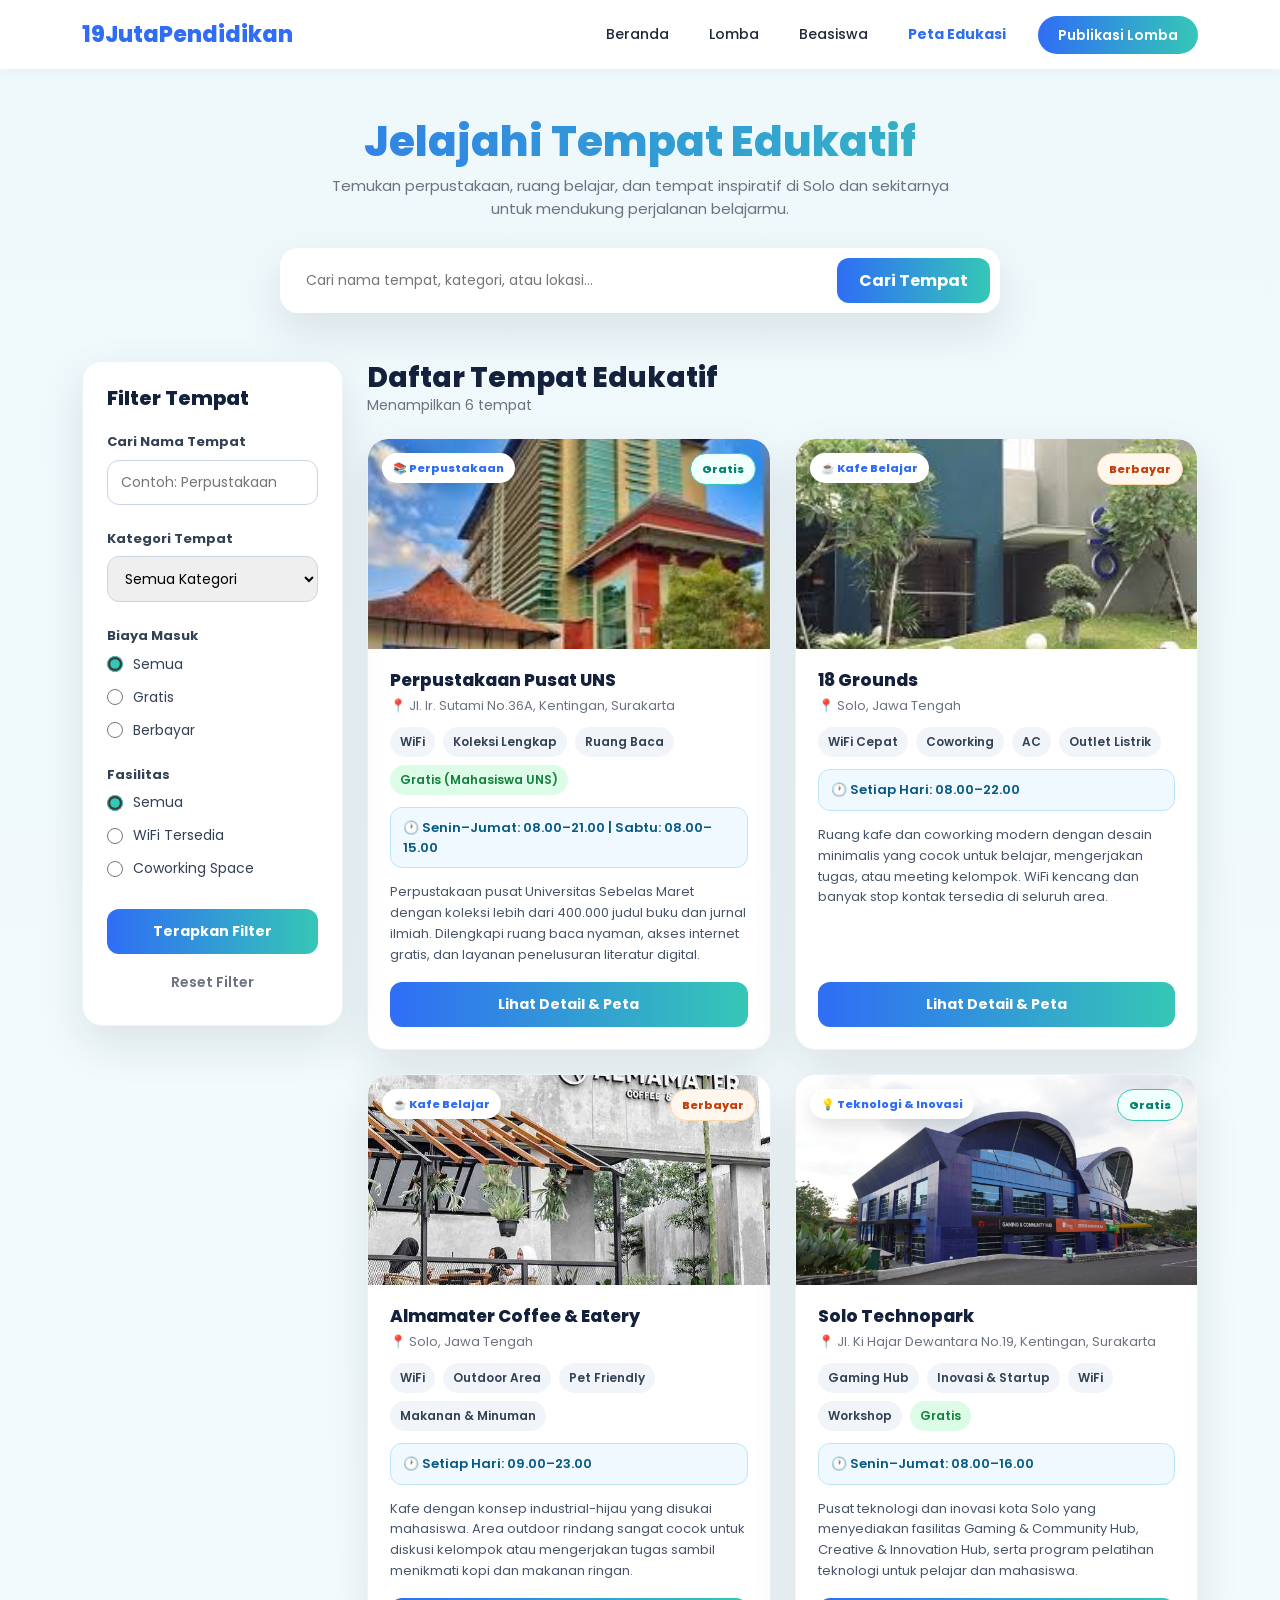
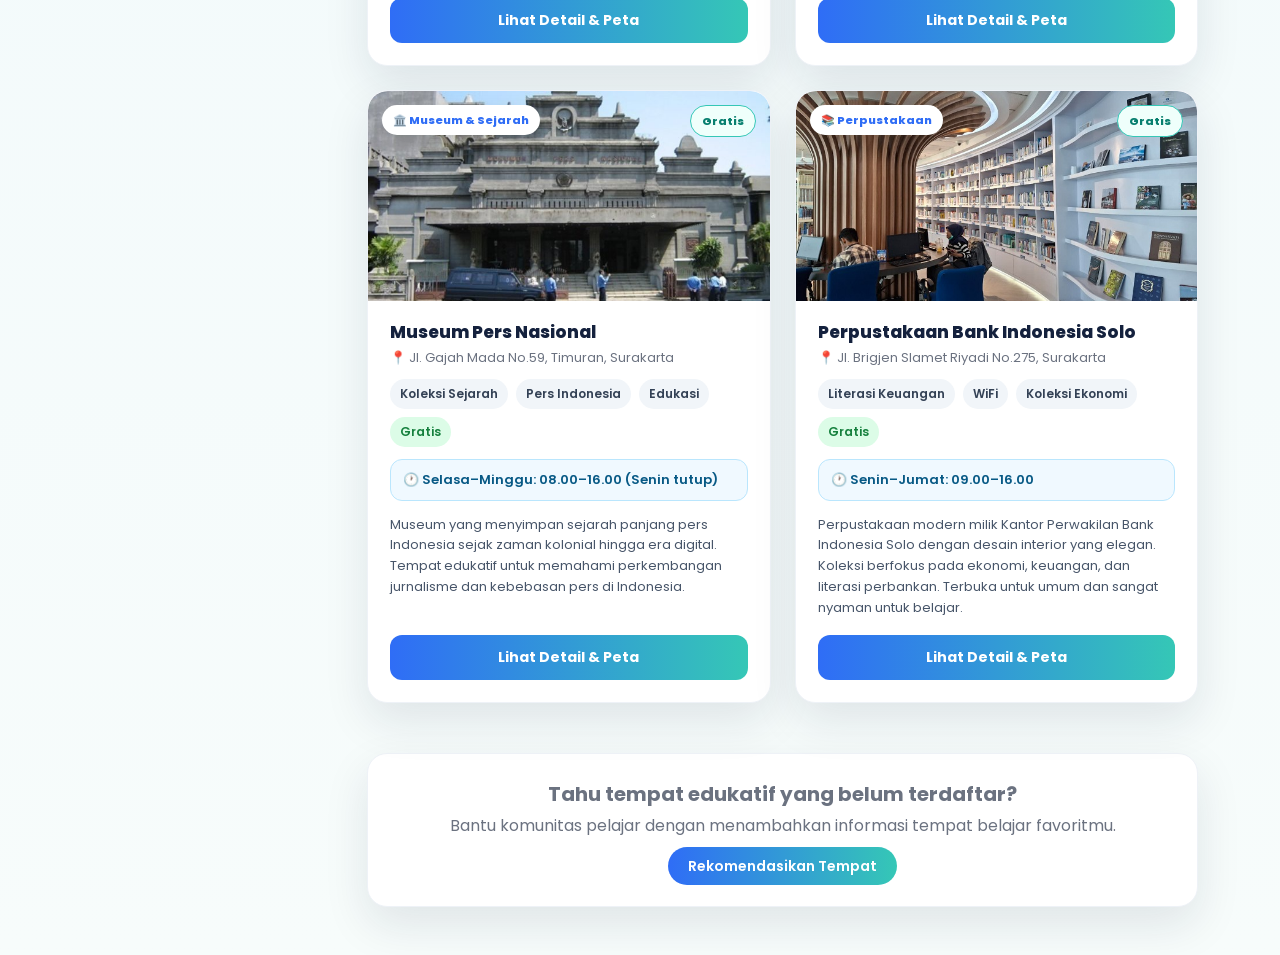
<file: halamanTempatEdukatif.html>
<!DOCTYPE html>
<html lang="id">
<head>
  <meta charset="UTF-8">
  <meta name="viewport" content="width=device-width, initial-scale=1.0">
  <title>Tempat Edukatif - 19JutaPendidikan</title>

  <link href="https://cdn.jsdelivr.net/npm/bootstrap@5.3.0/dist/css/bootstrap.min.css" rel="stylesheet">
  <link rel="stylesheet" href="tempatEdukatif.css">
</head>

<body>

  <!-- NAVBAR -->
  <nav class="navbar navbar-expand-lg py-3">
    <div class="container">
      <a class="logo-teks" href="#">19JutaPendidikan</a>

      <button class="navbar-toggler" type="button" data-bs-toggle="collapse" data-bs-target="#navbarNav">
        <span class="navbar-toggler-icon"></span>
      </button>

      <div class="collapse navbar-collapse justify-content-end" id="navbarNav">
        <ul class="navbar-nav align-items-center gap-lg-4">
          <li class="nav-item"><a class="nav-link" href="#">Beranda</a></li>
          <li class="nav-item"><a class="nav-link" href="#">Lomba</a></li>
          <li class="nav-item"><a class="nav-link" href="#">Beasiswa</a></li>
          <li class="nav-item"><a class="nav-link aktif" href="#">Peta Edukasi</a></li>
          <li class="nav-item"><a class="tombol-gradient" href="#">Publikasi Lomba</a></li>
        </ul>
      </div>
    </div>
  </nav>

  <!-- HERO & PENCARIAN -->
  <section class="py-5 text-center">
    <div class="container">
      <h1 class="judul-hero">Jelajahi Tempat Edukatif</h1>
      <p class="subjudul-hero">
        Temukan perpustakaan, ruang belajar, dan tempat inspiratif di Solo dan sekitarnya untuk mendukung perjalanan belajarmu.
      </p>

      <div class="kotak-pencarian">
        <input type="text" id="pencarianHero" placeholder="Cari nama tempat, kategori, atau lokasi...">
        <button onclick="filterTempat()">Cari Tempat</button>
      </div>
    </div>
  </section>

  <!-- KONTEN UTAMA -->
  <main class="container pb-5">
    <div class="row g-4">

      <!-- PANEL FILTER -->
      <div class="col-lg-3">
        <div class="kartu panel-filter">
          <h3 class="judul-filter">Filter Tempat</h3>

          <div class="mb-4">
            <label>Cari Nama Tempat</label>
            <input type="text" class="input-filter" id="pencarianSamping" placeholder="Contoh: Perpustakaan">
          </div>

          <div class="mb-4">
            <label>Kategori Tempat</label>
            <select class="select-filter" id="filterKategori">
              <option value="semua">Semua Kategori</option>
              <option value="perpustakaan">Perpustakaan</option>
              <option value="kafe-belajar">Kafe Belajar</option>
              <option value="teknologi">Teknologi & Inovasi</option>
              <option value="museum">Museum & Sejarah</option>
              <option value="ruang-kreatif">Ruang Kreatif</option>
            </select>
          </div>

          <div class="mb-4">
            <label>Biaya Masuk</label>
            <div class="pilihan-radio">
              <input type="radio" name="biaya" value="semua" checked>
              <span>Semua</span>
            </div>
            <div class="pilihan-radio">
              <input type="radio" name="biaya" value="gratis">
              <span>Gratis</span>
            </div>
            <div class="pilihan-radio">
              <input type="radio" name="biaya" value="berbayar">
              <span>Berbayar</span>
            </div>
          </div>

          <div class="mb-3">
            <label>Fasilitas</label>
            <div class="pilihan-radio">
              <input type="radio" name="fasilitas" value="semua" checked>
              <span>Semua</span>
            </div>
            <div class="pilihan-radio">
              <input type="radio" name="fasilitas" value="wifi">
              <span>WiFi Tersedia</span>
            </div>
            <div class="pilihan-radio">
              <input type="radio" name="fasilitas" value="coworking">
              <span>Coworking Space</span>
            </div>
          </div>

          <button class="tombol-filter" onclick="filterTempat()">Terapkan Filter</button>
          <button class="tombol-reset" onclick="resetFilter()">Reset Filter</button>
        </div>
      </div>

      <!-- GRID TEMPAT -->
      <div class="col-lg-9">
        <div class="judul-section">
          <div>
            <h2>Daftar Tempat Edukatif</h2>
            <p class="teks-jumlah mb-0" id="teksJumlah">Menampilkan 6 tempat</p>
          </div>
        </div>

        <div class="row g-4" id="gridTempat">

          <!-- KARTU 1: Perpustakaan Pusat UNS -->
          <div class="col-md-6 item-tempat"
            data-nama="perpustakaan pusat uns universitas sebelas maret surakarta"
            data-kategori="perpustakaan"
            data-biaya="gratis"
            data-fasilitas="wifi">
            <div class="kartu kartu-tempat">
              <div class="wrapper-gambar">
                <img src="perpusUNS.jpg" alt="Perpustakaan Pusat UNS" class="gambar-tempat">
                <span class="label-kategori">📚 Perpustakaan</span>
                <span class="label-status gratis">Gratis</span>
              </div>
              <div class="isi-kartu">
                <h4 class="nama-tempat">Perpustakaan Pusat UNS</h4>
                <p class="alamat-tempat">📍 Jl. Ir. Sutami No.36A, Kentingan, Surakarta</p>

                <div class="baris-tag">
                  <span class="tag">WiFi</span>
                  <span class="tag">Koleksi Lengkap</span>
                  <span class="tag">Ruang Baca</span>
                  <span class="tag gratis">Gratis (Mahasiswa UNS)</span>
                </div>

                <div class="kotak-jam">🕐 Senin–Jumat: 08.00–21.00 | Sabtu: 08.00–15.00</div>

                <p class="deskripsi-singkat">
                  Perpustakaan pusat Universitas Sebelas Maret dengan koleksi lebih dari 400.000 judul buku dan jurnal ilmiah. Dilengkapi ruang baca nyaman, akses internet gratis, dan layanan penelusuran literatur digital.
                </p>

                <a href="#" class="tombol-detail">Lihat Detail & Peta</a>
              </div>
            </div>
          </div>

          <!-- KARTU 2: 18 Grounds -->
          <div class="col-md-6 item-tempat"
            data-nama="18 grounds eighteengrounds solo coworking kafe belajar"
            data-kategori="kafe-belajar"
            data-biaya="berbayar"
            data-fasilitas="wifi coworking">
            <div class="kartu kartu-tempat">
              <div class="wrapper-gambar">
                <img src="18grounds.jpg" alt="18 Grounds" class="gambar-tempat">
                <span class="label-kategori">☕ Kafe Belajar</span>
                <span class="label-status berbayar">Berbayar</span>
              </div>
              <div class="isi-kartu">
                <h4 class="nama-tempat">18 Grounds</h4>
                <p class="alamat-tempat">📍 Solo, Jawa Tengah</p>

                <div class="baris-tag">
                  <span class="tag">WiFi Cepat</span>
                  <span class="tag">Coworking</span>
                  <span class="tag">AC</span>
                  <span class="tag">Outlet Listrik</span>
                </div>

                <div class="kotak-jam">🕐 Setiap Hari: 08.00–22.00</div>

                <p class="deskripsi-singkat">
                  Ruang kafe dan coworking modern dengan desain minimalis yang cocok untuk belajar, mengerjakan tugas, atau meeting kelompok. WiFi kencang dan banyak stop kontak tersedia di seluruh area.
                </p>

                <a href="#" class="tombol-detail">Lihat Detail & Peta</a>
              </div>
            </div>
          </div>

          <!-- KARTU 3: Almamater Coffee & Eatery -->
          <div class="col-md-6 item-tempat"
            data-nama="almamater coffee eatery kafe mahasiswa solo belajar"
            data-kategori="kafe-belajar"
            data-biaya="berbayar"
            data-fasilitas="wifi">
            <div class="kartu kartu-tempat">
              <div class="wrapper-gambar">
                <img src="almamatercafe.jpg" alt="Almamater Coffee & Eatery" class="gambar-tempat">
                <span class="label-kategori">☕ Kafe Belajar</span>
                <span class="label-status berbayar">Berbayar</span>
              </div>
              <div class="isi-kartu">
                <h4 class="nama-tempat">Almamater Coffee & Eatery</h4>
                <p class="alamat-tempat">📍 Solo, Jawa Tengah</p>

                <div class="baris-tag">
                  <span class="tag">WiFi</span>
                  <span class="tag">Outdoor Area</span>
                  <span class="tag">Pet Friendly</span>
                  <span class="tag">Makanan & Minuman</span>
                </div>

                <div class="kotak-jam">🕐 Setiap Hari: 09.00–23.00</div>

                <p class="deskripsi-singkat">
                  Kafe dengan konsep industrial-hijau yang disukai mahasiswa. Area outdoor rindang sangat cocok untuk diskusi kelompok atau mengerjakan tugas sambil menikmati kopi dan makanan ringan.
                </p>

                <a href="#" class="tombol-detail">Lihat Detail & Peta</a>
              </div>
            </div>
          </div>

          <!-- KARTU 4: Solo Technopark -->
          <div class="col-md-6 item-tempat"
            data-nama="solo technopark teknologi inovasi gaming community hub kreatif"
            data-kategori="teknologi"
            data-biaya="gratis"
            data-fasilitas="wifi coworking">
            <div class="kartu kartu-tempat">
              <div class="wrapper-gambar">
                <img src="technopark.webp" alt="Solo Technopark" class="gambar-tempat">
                <span class="label-kategori">💡 Teknologi & Inovasi</span>
                <span class="label-status gratis">Gratis</span>
              </div>
              <div class="isi-kartu">
                <h4 class="nama-tempat">Solo Technopark</h4>
                <p class="alamat-tempat">📍 Jl. Ki Hajar Dewantara No.19, Kentingan, Surakarta</p>

                <div class="baris-tag">
                  <span class="tag">Gaming Hub</span>
                  <span class="tag">Inovasi & Startup</span>
                  <span class="tag">WiFi</span>
                  <span class="tag">Workshop</span>
                  <span class="tag gratis">Gratis</span>
                </div>

                <div class="kotak-jam">🕐 Senin–Jumat: 08.00–16.00</div>

                <p class="deskripsi-singkat">
                  Pusat teknologi dan inovasi kota Solo yang menyediakan fasilitas Gaming & Community Hub, Creative & Innovation Hub, serta program pelatihan teknologi untuk pelajar dan mahasiswa.
                </p>

                <a href="#" class="tombol-detail">Lihat Detail & Peta</a>
              </div>
            </div>
          </div>

          <!-- KARTU 5: Museum Pers Nasional -->
          <div class="col-md-6 item-tempat"
            data-nama="museum pers nasional solo sejarah jurnalistik media"
            data-kategori="museum"
            data-biaya="gratis"
            data-fasilitas="wifi">
            <div class="kartu kartu-tempat">
              <div class="wrapper-gambar">
                <img src="museumPers.jpg" alt="Museum Pers Nasional" class="gambar-tempat">
                <span class="label-kategori">🏛️ Museum & Sejarah</span>
                <span class="label-status gratis">Gratis</span>
              </div>
              <div class="isi-kartu">
                <h4 class="nama-tempat">Museum Pers Nasional</h4>
                <p class="alamat-tempat">📍 Jl. Gajah Mada No.59, Timuran, Surakarta</p>

                <div class="baris-tag">
                  <span class="tag">Koleksi Sejarah</span>
                  <span class="tag">Pers Indonesia</span>
                  <span class="tag">Edukasi</span>
                  <span class="tag gratis">Gratis</span>
                </div>

                <div class="kotak-jam">🕐 Selasa–Minggu: 08.00–16.00 (Senin tutup)</div>

                <p class="deskripsi-singkat">
                  Museum yang menyimpan sejarah panjang pers Indonesia sejak zaman kolonial hingga era digital. Tempat edukatif untuk memahami perkembangan jurnalisme dan kebebasan pers di Indonesia.
                </p>

                <a href="#" class="tombol-detail">Lihat Detail & Peta</a>
              </div>
            </div>
          </div>

          <!-- KARTU 6: Perpustakaan Bank Indonesia Solo -->
          <div class="col-md-6 item-tempat"
            data-nama="perpustakaan bank indonesia solo bi literasi keuangan ekonomi"
            data-kategori="perpustakaan"
            data-biaya="gratis"
            data-fasilitas="wifi">
            <div class="kartu kartu-tempat">
              <div class="wrapper-gambar">
                <img src="perpustakaanBI.jpeg" alt="Perpustakaan Bank Indonesia Solo" class="gambar-tempat">
                <span class="label-kategori">📚 Perpustakaan</span>
                <span class="label-status gratis">Gratis</span>
              </div>
              <div class="isi-kartu">
                <h4 class="nama-tempat">Perpustakaan Bank Indonesia Solo</h4>
                <p class="alamat-tempat">📍 Jl. Brigjen Slamet Riyadi No.275, Surakarta</p>

                <div class="baris-tag">
                  <span class="tag">Literasi Keuangan</span>
                  <span class="tag">WiFi</span>
                  <span class="tag">Koleksi Ekonomi</span>
                  <span class="tag gratis">Gratis</span>
                </div>

                <div class="kotak-jam">🕐 Senin–Jumat: 09.00–16.00</div>

                <p class="deskripsi-singkat">
                  Perpustakaan modern milik Kantor Perwakilan Bank Indonesia Solo dengan desain interior yang elegan. Koleksi berfokus pada ekonomi, keuangan, dan literasi perbankan. Terbuka untuk umum dan sangat nyaman untuk belajar.
                </p>

                <a href="#" class="tombol-detail">Lihat Detail & Peta</a>
              </div>
            </div>
          </div>

        </div>

        <!-- EMPTY STATE -->
        <div class="kondisi-kosong" id="kondisiKosong">
          <div class="ikon-kosong">🔍</div>
          <h5>Tempat tidak ditemukan</h5>
          <p>Coba ubah kata kunci atau filter yang kamu gunakan.</p>
        </div>

        <!-- FOOTER CTA -->
        <div class="kartu kotak-footer">
          <h5 class="fw-bold mb-2">Tahu tempat edukatif yang belum terdaftar?</h5>
          <p class="mb-3">Bantu komunitas pelajar dengan menambahkan informasi tempat belajar favoritmu.</p>
          <a href="#" class="tombol-gradient">Rekomendasikan Tempat</a>
        </div>

      </div>
    </div>
  </main>

  <script>
    function filterTempat() {
      const cariHero    = document.getElementById('pencarianHero').value.toLowerCase();
      const cariSamping = document.getElementById('pencarianSamping').value.toLowerCase();
      const kategori    = document.getElementById('filterKategori').value;
      const biaya       = document.querySelector('input[name="biaya"]:checked').value;
      const fasilitas   = document.querySelector('input[name="fasilitas"]:checked').value;

      const items = document.querySelectorAll('.item-tempat');
      const kataCari = cariHero || cariSamping;
      let jumlahTampil = 0;

      items.forEach(item => {
        const nama         = item.dataset.nama.toLowerCase();
        const itemKategori = item.dataset.kategori;
        const itemBiaya    = item.dataset.biaya;
        const itemFasilitas = item.dataset.fasilitas;

        const cocokteks      = kataCari === '' || nama.includes(kataCari);
        const cocokKategori  = kategori === 'semua' || itemKategori === kategori;
        const cocokBiaya     = biaya === 'semua' || itemBiaya === biaya;
        const cocokFasilitas = fasilitas === 'semua' || itemFasilitas.includes(fasilitas);

        if (cocokteks && cocokKategori && cocokBiaya && cocokFasilitas) {
          item.style.display = 'block';
          jumlahTampil++;
        } else {
          item.style.display = 'none';
        }
      });

      document.getElementById('teksJumlah').textContent =
        `Menampilkan ${jumlahTampil} tempat`;

      document.getElementById('kondisiKosong').style.display =
        jumlahTampil === 0 ? 'block' : 'none';
    }

    function resetFilter() {
      document.getElementById('pencarianHero').value = '';
      document.getElementById('pencarianSamping').value = '';
      document.getElementById('filterKategori').value = 'semua';
      document.querySelector('input[name="biaya"][value="semua"]').checked = true;
      document.querySelector('input[name="fasilitas"][value="semua"]').checked = true;
      filterTempat();
    }

    // Sinkronisasi dua input pencarian
    document.getElementById('pencarianHero').addEventListener('input', () => {
      document.getElementById('pencarianSamping').value = '';
    });
    document.getElementById('pencarianSamping').addEventListener('input', () => {
      document.getElementById('pencarianHero').value = '';
    });
  </script>

  <script src="https://cdn.jsdelivr.net/npm/bootstrap@5.3.0/dist/js/bootstrap.bundle.min.js"></script>
</body>
</html>
</file>
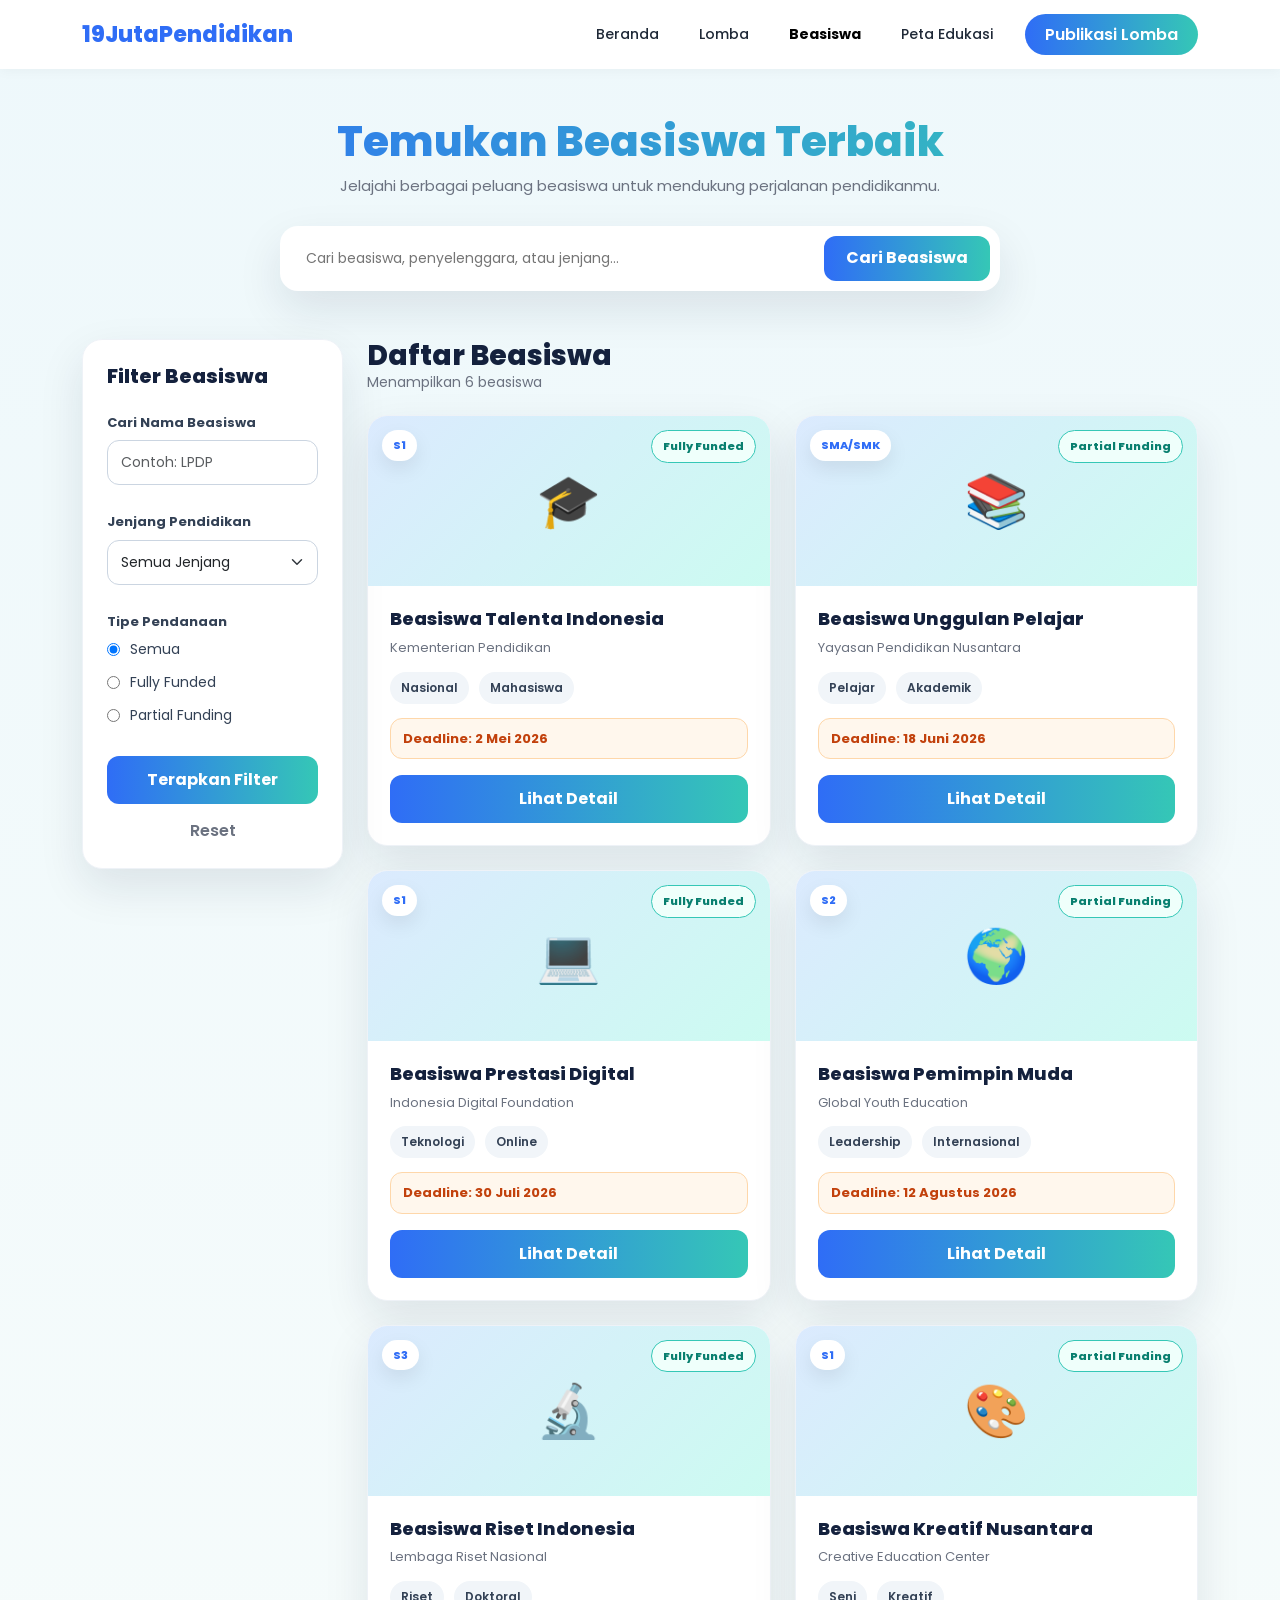
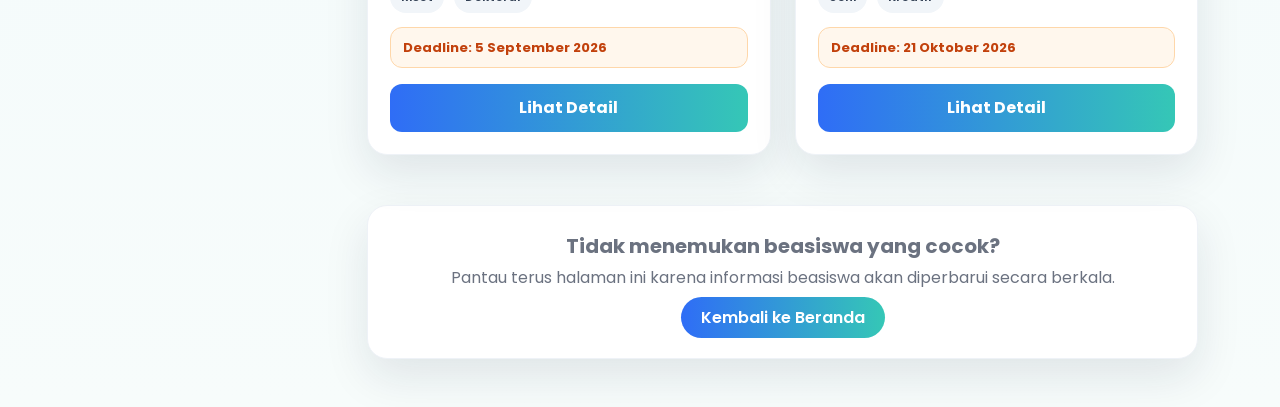
<file: code/halamanBeasiswa.html>
<!DOCTYPE html>
<html lang="id">
<head>
  <meta charset="UTF-8">
  <meta name="viewport" content="width=device-width, initial-scale=1.0">
  <title>Halaman Beasiswa - 19JutaPendidikan</title>

  <link href="https://cdn.jsdelivr.net/npm/bootstrap@5.3.0/dist/css/bootstrap.min.css" rel="stylesheet">

  <style>
    @import url('https://fonts.googleapis.com/css2?family=Poppins:wght@400;500;600;700;800&display=swap');

    :root {
      --blue: #2f6df6;
      --teal: #35c7b6;
      --dark: #14213d;
      --muted: #6b7280;
      --soft-bg: #eef8fb;
      --card: #ffffff;
      --border: #dbe5ea;
      --shadow: 0 18px 45px rgba(20, 33, 61, 0.10);
    }

    * {
      font-family: 'Poppins', sans-serif;
      box-sizing: border-box;
    }

    body {
      background: linear-gradient(180deg, #eef8fb 0%, #f7fcfb 100%);
      color: var(--dark);
      min-height: 100vh;
    }

    .navbar {
      background: #fff;
      box-shadow: 0 2px 12px rgba(0,0,0,0.04);
    }

    .logo-text {
      font-weight: 800;
      color: var(--blue);
      text-decoration: none;
      font-size: 22px;
    }

    .nav-link {
      font-size: 14px;
      color: #1f2937;
      font-weight: 500;
    }

    .nav-link.active {
      color: var(--blue);
      font-weight: 700;
    }

    .btn-gradient {
      background: linear-gradient(90deg, var(--blue), var(--teal));
      color: white;
      border: none;
      border-radius: 999px;
      font-weight: 600;
      padding: 9px 20px;
      text-decoration: none;
    }

    .hero-title {
      font-weight: 800;
      font-size: 42px;
      background: linear-gradient(90deg, var(--blue), var(--teal));
      -webkit-background-clip: text;
      -webkit-text-fill-color: transparent;
    }

    .hero-subtitle {
      color: var(--muted);
      max-width: 650px;
      margin: auto;
      font-size: 15px;
    }

    .search-hero {
      max-width: 720px;
      margin: 28px auto 0;
      background: white;
      padding: 10px;
      border-radius: 18px;
      box-shadow: var(--shadow);
      display: flex;
      gap: 10px;
    }

    .search-hero input {
      border: none;
      flex: 1;
      padding: 12px 16px;
      outline: none;
      font-size: 14px;
    }

    .search-hero button {
      border: none;
      border-radius: 12px;
      background: linear-gradient(90deg, var(--blue), var(--teal));
      color: white;
      font-weight: 700;
      padding: 0 22px;
    }

    .card-custom {
      background: var(--card);
      border-radius: 20px;
      box-shadow: var(--shadow);
      border: 1px solid #eef2f7;
    }

    .filter-card {
      padding: 24px;
      position: sticky;
      top: 95px;
    }

    .filter-title {
      font-weight: 800;
      font-size: 20px;
      margin-bottom: 22px;
    }

    label {
      font-size: 13px;
      font-weight: 700;
      color: #334155;
      margin-bottom: 8px;
    }

    .form-control,
    .form-select {
      border-radius: 12px;
      padding: 11px 13px;
      font-size: 14px;
      border-color: #cbd5e1;
    }

    .form-control:focus,
    .form-select:focus {
      border-color: var(--teal);
      box-shadow: 0 0 0 4px rgba(53, 199, 182, 0.15);
    }

    .radio-item {
      display: flex;
      align-items: center;
      gap: 10px;
      margin-bottom: 12px;
      font-size: 14px;
      color: #334155;
    }

    .filter-btn {
      width: 100%;
      border: none;
      border-radius: 12px;
      padding: 12px;
      background: linear-gradient(90deg, var(--blue), var(--teal));
      color: white;
      font-weight: 700;
      margin-top: 14px;
    }

    .reset-btn {
      border: none;
      background: transparent;
      color: var(--muted);
      font-weight: 600;
      margin-top: 14px;
      width: 100%;
    }

    .section-heading {
      display: flex;
      justify-content: space-between;
      align-items: center;
      margin-bottom: 22px;
      gap: 16px;
      flex-wrap: wrap;
    }

    .section-heading h2 {
      font-size: 28px;
      font-weight: 800;
      margin: 0;
    }

    .result-count {
      color: var(--muted);
      font-size: 14px;
    }

    .scholarship-card {
      overflow: hidden;
      transition: 0.25s ease;
      height: 100%;
    }

    .scholarship-card:hover {
      transform: translateY(-6px);
      box-shadow: 0 22px 48px rgba(20, 33, 61, 0.15);
    }

    .scholarship-img {
      height: 170px;
      background: linear-gradient(135deg, #dbeafe, #ccfbf1);
      display: flex;
      align-items: center;
      justify-content: center;
      font-size: 52px;
      position: relative;
    }

    .badge-level {
      position: absolute;
      top: 14px;
      left: 14px;
      background: white;
      color: var(--blue);
      font-weight: 800;
      font-size: 11px;
      padding: 7px 11px;
      border-radius: 999px;
      box-shadow: 0 8px 20px rgba(0,0,0,0.08);
    }

    .badge-funding {
      position: absolute;
      top: 14px;
      right: 14px;
      background: #effffb;
      color: #087f6f;
      border: 1px solid var(--teal);
      font-weight: 800;
      font-size: 11px;
      padding: 7px 11px;
      border-radius: 999px;
    }

    .scholarship-body {
      padding: 22px;
    }

    .scholarship-title {
      font-weight: 800;
      font-size: 18px;
      margin-bottom: 8px;
    }

    .organizer {
      color: var(--muted);
      font-size: 13px;
      margin-bottom: 14px;
    }

    .meta-row {
      display: flex;
      gap: 10px;
      flex-wrap: wrap;
      margin-bottom: 14px;
    }

    .meta-pill {
      background: #f1f5f9;
      color: #334155;
      border-radius: 999px;
      padding: 7px 11px;
      font-size: 12px;
      font-weight: 600;
    }

    .deadline-box {
      background: #fff7ed;
      color: #c2410c;
      border: 1px solid #fed7aa;
      border-radius: 12px;
      padding: 10px 12px;
      font-size: 13px;
      font-weight: 700;
      margin-bottom: 16px;
    }

    .detail-btn {
      width: 100%;
      border: none;
      border-radius: 12px;
      padding: 12px;
      background: linear-gradient(90deg, var(--blue), var(--teal));
      color: white;
      font-weight: 700;
      text-decoration: none;
      display: block;
      text-align: center;
    }

    .footer-box {
      margin-top: 50px;
      padding: 28px;
      text-align: center;
      color: var(--muted);
    }

    @media (max-width: 991px) {
      .filter-card {
        position: static;
      }

      .hero-title {
        font-size: 32px;
      }

      .search-hero {
        flex-direction: column;
      }

      .search-hero button {
        padding: 12px;
      }
    }
  </style>
</head>

<body>

  <nav class="navbar navbar-expand-lg py-3">
    <div class="container">
      <a class="logo-text" href="#">19JutaPendidikan</a>

      <button class="navbar-toggler" type="button" data-bs-toggle="collapse" data-bs-target="#navbarNav">
        <span class="navbar-toggler-icon"></span>
      </button>

      <div class="collapse navbar-collapse justify-content-end" id="navbarNav">
        <ul class="navbar-nav align-items-center gap-lg-4">
          <li class="nav-item"><a class="nav-link" href="#">Beranda</a></li>
          <li class="nav-item"><a class="nav-link" href="#">Lomba</a></li>
          <li class="nav-item"><a class="nav-link active" href="#">Beasiswa</a></li>
          <li class="nav-item"><a class="nav-link" href="#">Peta Edukasi</a></li>
          <li class="nav-item"><a class="btn-gradient" href="#">Publikasi Lomba</a></li>
        </ul>
      </div>
    </div>
  </nav>

  <section class="py-5 text-center">
    <div class="container">
      <h1 class="hero-title">Temukan Beasiswa Terbaik</h1>
      <p class="hero-subtitle">
        Jelajahi berbagai peluang beasiswa untuk mendukung perjalanan pendidikanmu.
      </p>

      <div class="search-hero">
        <input type="text" id="heroSearch" placeholder="Cari beasiswa, penyelenggara, atau jenjang...">
        <button onclick="filterScholarships()">Cari Beasiswa</button>
      </div>
    </div>
  </section>

  <main class="container pb-5">
    <div class="row g-4">

      <div class="col-lg-3">
        <div class="card-custom filter-card">
          <h3 class="filter-title">Filter Beasiswa</h3>

          <div class="mb-4">
            <label>Cari Nama Beasiswa</label>
            <input type="text" class="form-control" id="sideSearch" placeholder="Contoh: LPDP">
          </div>

          <div class="mb-4">
            <label>Jenjang Pendidikan</label>
            <select class="form-select" id="levelFilter">
              <option value="all">Semua Jenjang</option>
              <option value="SMA/SMK">SMA/SMK</option>
              <option value="S1">S1</option>
              <option value="S2">S2</option>
              <option value="S3">S3</option>
            </select>
          </div>

          <div class="mb-3">
            <label>Tipe Pendanaan</label>

            <div class="radio-item">
              <input type="radio" name="funding" value="all" checked>
              <span>Semua</span>
            </div>

            <div class="radio-item">
              <input type="radio" name="funding" value="Fully Funded">
              <span>Fully Funded</span>
            </div>

            <div class="radio-item">
              <input type="radio" name="funding" value="Partial Funding">
              <span>Partial Funding</span>
            </div>
          </div>

          <button class="filter-btn" onclick="filterScholarships()">Terapkan Filter</button>
          <button class="reset-btn" onclick="resetFilter()">Reset</button>
        </div>
      </div>

      <div class="col-lg-9">
        <div class="section-heading">
          <div>
            <h2>Daftar Beasiswa</h2>
            <p class="result-count mb-0" id="resultText">Menampilkan 6 beasiswa</p>
          </div>
        </div>

        <div class="row g-4" id="scholarshipGrid">

          <div class="col-md-6 scholarship-item" data-title="Beasiswa Talenta Indonesia" data-level="S1" data-funding="Fully Funded">
            <div class="card-custom scholarship-card">
              <div class="scholarship-img">
                🎓
                <span class="badge-level">S1</span>
                <span class="badge-funding">Fully Funded</span>
              </div>
              <div class="scholarship-body">
                <h4 class="scholarship-title">Beasiswa Talenta Indonesia</h4>
                <p class="organizer">Kementerian Pendidikan</p>

                <div class="meta-row">
                  <span class="meta-pill">Nasional</span>
                  <span class="meta-pill">Mahasiswa</span>
                </div>

                <div class="deadline-box">Deadline: 2 Mei 2026</div>

                <a href="#" class="detail-btn">Lihat Detail</a>
              </div>
            </div>
          </div>

          <div class="col-md-6 scholarship-item" data-title="Beasiswa Unggulan Pelajar" data-level="SMA/SMK" data-funding="Partial Funding">
            <div class="card-custom scholarship-card">
              <div class="scholarship-img">
                📚
                <span class="badge-level">SMA/SMK</span>
                <span class="badge-funding">Partial Funding</span>
              </div>
              <div class="scholarship-body">
                <h4 class="scholarship-title">Beasiswa Unggulan Pelajar</h4>
                <p class="organizer">Yayasan Pendidikan Nusantara</p>

                <div class="meta-row">
                  <span class="meta-pill">Pelajar</span>
                  <span class="meta-pill">Akademik</span>
                </div>

                <div class="deadline-box">Deadline: 18 Juni 2026</div>

                <a href="#" class="detail-btn">Lihat Detail</a>
              </div>
            </div>
          </div>

          <div class="col-md-6 scholarship-item" data-title="Beasiswa Prestasi Digital" data-level="S1" data-funding="Fully Funded">
            <div class="card-custom scholarship-card">
              <div class="scholarship-img">
                💻
                <span class="badge-level">S1</span>
                <span class="badge-funding">Fully Funded</span>
              </div>
              <div class="scholarship-body">
                <h4 class="scholarship-title">Beasiswa Prestasi Digital</h4>
                <p class="organizer">Indonesia Digital Foundation</p>

                <div class="meta-row">
                  <span class="meta-pill">Teknologi</span>
                  <span class="meta-pill">Online</span>
                </div>

                <div class="deadline-box">Deadline: 30 Juli 2026</div>

                <a href="#" class="detail-btn">Lihat Detail</a>
              </div>
            </div>
          </div>

          <div class="col-md-6 scholarship-item" data-title="Beasiswa Pemimpin Muda" data-level="S2" data-funding="Partial Funding">
            <div class="card-custom scholarship-card">
              <div class="scholarship-img">
                🌍
                <span class="badge-level">S2</span>
                <span class="badge-funding">Partial Funding</span>
              </div>
              <div class="scholarship-body">
                <h4 class="scholarship-title">Beasiswa Pemimpin Muda</h4>
                <p class="organizer">Global Youth Education</p>

                <div class="meta-row">
                  <span class="meta-pill">Leadership</span>
                  <span class="meta-pill">Internasional</span>
                </div>

                <div class="deadline-box">Deadline: 12 Agustus 2026</div>

                <a href="#" class="detail-btn">Lihat Detail</a>
              </div>
            </div>
          </div>

          <div class="col-md-6 scholarship-item" data-title="Beasiswa Riset Indonesia" data-level="S3" data-funding="Fully Funded">
            <div class="card-custom scholarship-card">
              <div class="scholarship-img">
                🔬
                <span class="badge-level">S3</span>
                <span class="badge-funding">Fully Funded</span>
              </div>
              <div class="scholarship-body">
                <h4 class="scholarship-title">Beasiswa Riset Indonesia</h4>
                <p class="organizer">Lembaga Riset Nasional</p>

                <div class="meta-row">
                  <span class="meta-pill">Riset</span>
                  <span class="meta-pill">Doktoral</span>
                </div>

                <div class="deadline-box">Deadline: 5 September 2026</div>

                <a href="#" class="detail-btn">Lihat Detail</a>
              </div>
            </div>
          </div>

          <div class="col-md-6 scholarship-item" data-title="Beasiswa Kreatif Nusantara" data-level="S1" data-funding="Partial Funding">
            <div class="card-custom scholarship-card">
              <div class="scholarship-img">
                🎨
                <span class="badge-level">S1</span>
                <span class="badge-funding">Partial Funding</span>
              </div>
              <div class="scholarship-body">
                <h4 class="scholarship-title">Beasiswa Kreatif Nusantara</h4>
                <p class="organizer">Creative Education Center</p>

                <div class="meta-row">
                  <span class="meta-pill">Seni</span>
                  <span class="meta-pill">Kreatif</span>
                </div>

                <div class="deadline-box">Deadline: 21 Oktober 2026</div>

                <a href="#" class="detail-btn">Lihat Detail</a>
              </div>
            </div>
          </div>

        </div>

        <div class="card-custom footer-box">
          <h5 class="fw-bold mb-2">Tidak menemukan beasiswa yang cocok?</h5>
          <p class="mb-3">Pantau terus halaman ini karena informasi beasiswa akan diperbarui secara berkala.</p>
          <a href="#" class="btn-gradient">Kembali ke Beranda</a>
        </div>

      </div>
    </div>
  </main>

  <script>
    function filterScholarships() {
      const heroSearch = document.getElementById('heroSearch').value.toLowerCase();
      const sideSearch = document.getElementById('sideSearch').value.toLowerCase();
      const level = document.getElementById('levelFilter').value;
      const funding = document.querySelector('input[name="funding"]:checked').value;
      const items = document.querySelectorAll('.scholarship-item');
      let visibleCount = 0;

      const searchText = heroSearch || sideSearch;

      items.forEach(item => {
        const title = item.dataset.title.toLowerCase();
        const itemLevel = item.dataset.level;
        const itemFunding = item.dataset.funding;

        const matchSearch = title.includes(searchText);
        const matchLevel = level === 'all' || itemLevel === level;
        const matchFunding = funding === 'all' || itemFunding === funding;

        if (matchSearch && matchLevel && matchFunding) {
          item.style.display = 'block';
          visibleCount++;
        } else {
          item.style.display = 'none';
        }
      });

      document.getElementById('resultText').textContent = `Menampilkan ${visibleCount} beasiswa`;
    }

    function resetFilter() {
      document.getElementById('heroSearch').value = '';
      document.getElementById('sideSearch').value = '';
      document.getElementById('levelFilter').value = 'all';
      document.querySelector('input[name="funding"][value="all"]').checked = true;
      filterScholarships();
    }
  </script>

  <script src="https://cdn.jsdelivr.net/npm/bootstrap@5.3.0/dist/js/bootstrap.bundle.min.js"></script>

</body>
</html>
</file>
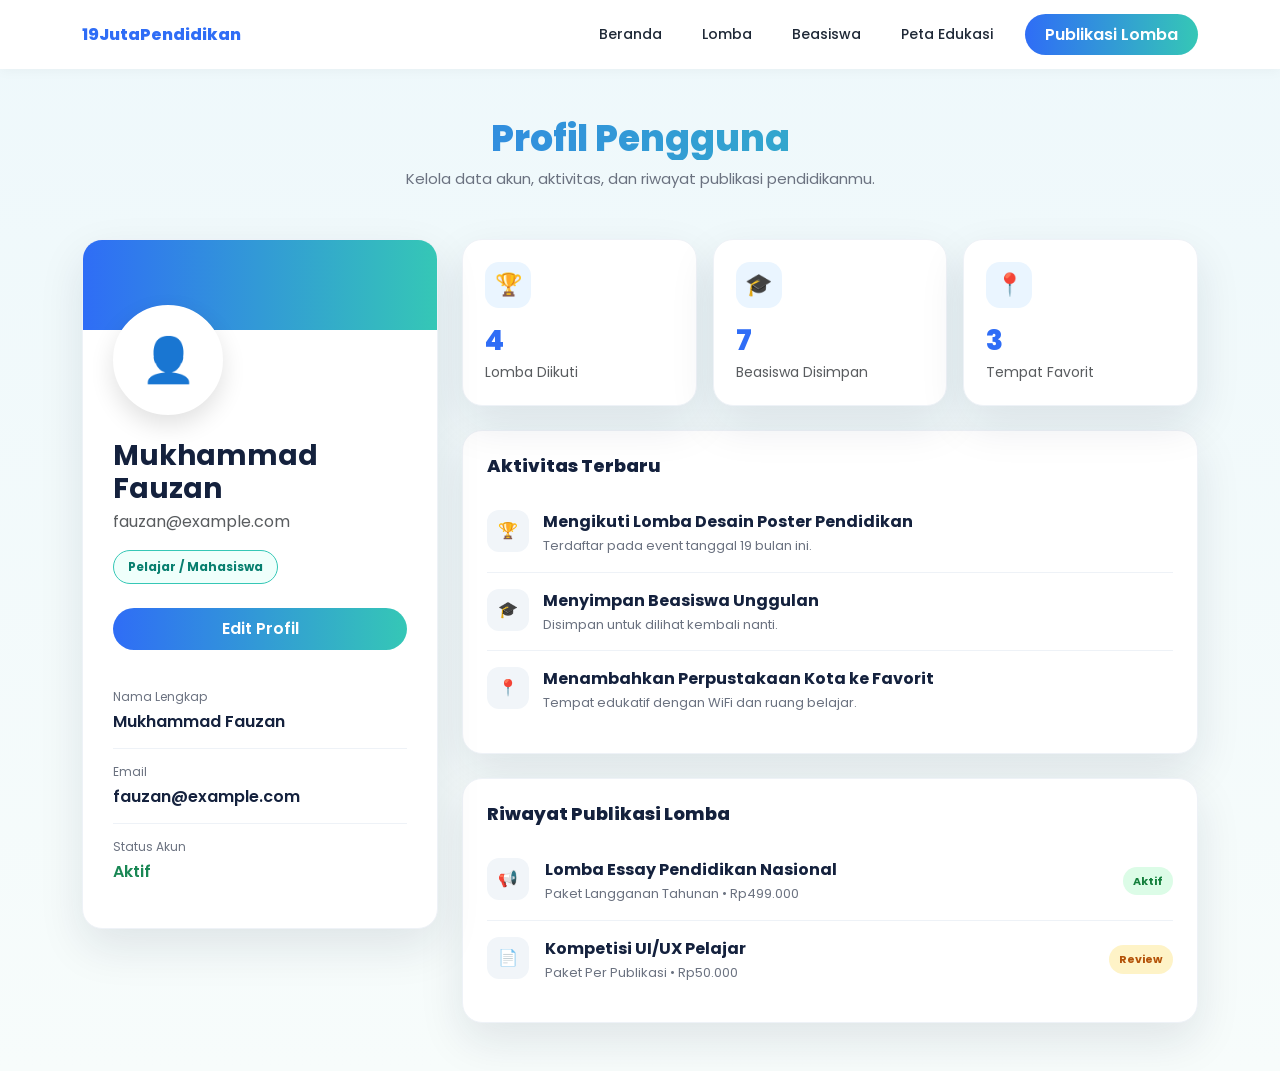
<file: code/ProfilPengguna.html>
<!DOCTYPE html>
<html lang="id">
<head>
  <meta charset="UTF-8">
  <meta name="viewport" content="width=device-width, initial-scale=1.0">
  <title>Profil Pengguna - 19JutaPendidikan</title>

  <link href="https://cdn.jsdelivr.net/npm/bootstrap@5.3.0/dist/css/bootstrap.min.css" rel="stylesheet">

  <style>
    @import url('https://fonts.googleapis.com/css2?family=Poppins:wght@400;500;600;700;800&display=swap');

    :root {
      --blue: #2f6df6;
      --teal: #35c7b6;
      --dark: #14213d;
      --muted: #6b7280;
      --soft-bg: #eef8fb;
      --card: #ffffff;
      --border: #dbe5ea;
      --shadow: 0 18px 45px rgba(20, 33, 61, 0.10);
    }

    * {
      font-family: 'Poppins', sans-serif;
      box-sizing: border-box;
    }

    body {
      background: linear-gradient(180deg, #eef8fb 0%, #f7fcfb 100%);
      color: var(--dark);
      min-height: 100vh;
    }

    .navbar {
      background: #fff;
      box-shadow: 0 2px 12px rgba(0,0,0,0.04);
    }

    .logo-text {
      font-weight: 800;
      color: var(--blue);
      text-decoration: none;
    }

    .nav-link {
      font-size: 14px;
      color: #1f2937;
      font-weight: 500;
    }

    .btn-gradient {
      background: linear-gradient(90deg, var(--blue), var(--teal));
      color: white;
      border: none;
      border-radius: 999px;
      font-weight: 600;
      padding: 9px 20px;
      text-decoration: none;
    }

    .page-title {
      font-weight: 800;
      font-size: 36px;
      background: linear-gradient(90deg, var(--blue), var(--teal));
      -webkit-background-clip: text;
      -webkit-text-fill-color: transparent;
    }

    .page-subtitle {
      color: var(--muted);
      font-size: 15px;
    }

    .card-custom {
      background: var(--card);
      border-radius: 20px;
      box-shadow: var(--shadow);
      border: 1px solid #eef2f7;
    }

    .profile-card {
      padding: 30px;
      position: relative;
      overflow: hidden;
    }

    .profile-card::before {
      content: "";
      position: absolute;
      top: 0;
      left: 0;
      right: 0;
      height: 90px;
      background: linear-gradient(90deg, var(--blue), var(--teal));
    }

    .avatar {
      width: 110px;
      height: 110px;
      border-radius: 50%;
      background: white;
      border: 5px solid white;
      box-shadow: 0 10px 25px rgba(0,0,0,0.12);
      display: flex;
      align-items: center;
      justify-content: center;
      font-size: 44px;
      position: relative;
      z-index: 2;
      margin-top: 35px;
    }

    .badge-role {
      display: inline-block;
      background: #effffb;
      color: #087f6f;
      border: 1px solid var(--teal);
      padding: 7px 14px;
      border-radius: 999px;
      font-size: 12px;
      font-weight: 700;
    }

    .info-item {
      border-bottom: 1px solid #eef2f7;
      padding: 14px 0;
    }

    .info-item:last-child {
      border-bottom: none;
    }

    .info-label {
      font-size: 12px;
      color: var(--muted);
      margin-bottom: 4px;
    }

    .info-value {
      font-weight: 600;
      color: var(--dark);
    }

    .stat-card {
      padding: 22px;
      transition: 0.25s ease;
    }

    .stat-card:hover {
      transform: translateY(-5px);
    }

    .stat-icon {
      width: 46px;
      height: 46px;
      border-radius: 14px;
      background: #eaf5ff;
      display: flex;
      align-items: center;
      justify-content: center;
      font-size: 22px;
      margin-bottom: 12px;
    }

    .stat-number {
      font-size: 28px;
      font-weight: 800;
      color: var(--blue);
    }

    .section-title {
      font-size: 18px;
      font-weight: 800;
      margin-bottom: 18px;
    }

    .activity-item {
      display: flex;
      gap: 14px;
      padding: 16px 0;
      border-bottom: 1px solid #eef2f7;
    }

    .activity-item:last-child {
      border-bottom: none;
    }

    .activity-icon {
      width: 42px;
      height: 42px;
      border-radius: 12px;
      background: #f1f5f9;
      display: flex;
      align-items: center;
      justify-content: center;
      flex-shrink: 0;
    }

    .activity-title {
      font-weight: 700;
      margin-bottom: 2px;
    }

    .activity-desc {
      color: var(--muted);
      font-size: 13px;
      margin: 0;
    }

    .status-badge {
      font-size: 11px;
      font-weight: 700;
      border-radius: 999px;
      padding: 6px 10px;
    }

    .status-active {
      background: #dcfce7;
      color: #15803d;
    }

    .status-review {
      background: #fef3c7;
      color: #b45309;
    }

    .edit-modal {
      display: none;
      position: fixed;
      inset: 0;
      background: rgba(15, 23, 42, 0.45);
      z-index: 9999;
      align-items: center;
      justify-content: center;
      padding: 20px;
    }

    .edit-box {
      background: white;
      border-radius: 22px;
      padding: 30px;
      max-width: 520px;
      width: 100%;
      box-shadow: var(--shadow);
      animation: pop 0.25s ease;
    }

    @keyframes pop {
      from { transform: scale(0.92); opacity: 0; }
      to { transform: scale(1); opacity: 1; }
    }

    .form-control {
      border-radius: 12px;
      padding: 11px 13px;
      font-size: 14px;
    }

    .form-control:focus {
      border-color: var(--teal);
      box-shadow: 0 0 0 4px rgba(53, 199, 182, 0.15);
    }

    @media (max-width: 768px) {
      .page-title {
        font-size: 28px;
      }

      .profile-card {
        text-align: center;
      }

      .avatar {
        margin-left: auto;
        margin-right: auto;
      }
    }
  </style>
</head>

<body>

  <nav class="navbar navbar-expand-lg py-3">
    <div class="container">
      <a class="logo-text" href="#">19JutaPendidikan</a>

      <button class="navbar-toggler" type="button" data-bs-toggle="collapse" data-bs-target="#navbarNav">
        <span class="navbar-toggler-icon"></span>
      </button>

      <div class="collapse navbar-collapse justify-content-end" id="navbarNav">
        <ul class="navbar-nav align-items-center gap-lg-4">
          <li class="nav-item"><a class="nav-link" href="#">Beranda</a></li>
          <li class="nav-item"><a class="nav-link" href="#">Lomba</a></li>
          <li class="nav-item"><a class="nav-link" href="#">Beasiswa</a></li>
          <li class="nav-item"><a class="nav-link" href="#">Peta Edukasi</a></li>
          <li class="nav-item"><a class="btn-gradient" href="#">Publikasi Lomba</a></li>
        </ul>
      </div>
    </div>
  </nav>

  <main class="container py-5">

    <div class="text-center mb-5">
      <h1 class="page-title">Profil Pengguna</h1>
      <p class="page-subtitle">Kelola data akun, aktivitas, dan riwayat publikasi pendidikanmu.</p>
    </div>

    <div class="row g-4">

      <div class="col-lg-4">
        <div class="card-custom profile-card">
          <div class="avatar">👤</div>

          <div class="mt-4">
            <h3 class="fw-bold mb-1" id="profileName">Mukhammad Fauzan</h3>
            <p class="text-muted mb-3" id="profileEmail">fauzan@example.com</p>
            <span class="badge-role">Pelajar / Mahasiswa</span>
          </div>

          <button class="btn-gradient w-100 mt-4" onclick="openEditModal()">Edit Profil</button>

          <div class="mt-4">
            <div class="info-item">
              <div class="info-label">Nama Lengkap</div>
              <div class="info-value" id="infoName">Mukhammad Fauzan</div>
            </div>

            <div class="info-item">
              <div class="info-label">Email</div>
              <div class="info-value" id="infoEmail">fauzan@example.com</div>
            </div>

            <div class="info-item">
              <div class="info-label">Status Akun</div>
              <div class="info-value text-success">Aktif</div>
            </div>
          </div>
        </div>
      </div>

      <div class="col-lg-8">

        <div class="row g-3 mb-4">
          <div class="col-md-4">
            <div class="card-custom stat-card">
              <div class="stat-icon">🏆</div>
              <div class="stat-number">4</div>
              <p class="text-muted mb-0 small">Lomba Diikuti</p>
            </div>
          </div>

          <div class="col-md-4">
            <div class="card-custom stat-card">
              <div class="stat-icon">🎓</div>
              <div class="stat-number">7</div>
              <p class="text-muted mb-0 small">Beasiswa Disimpan</p>
            </div>
          </div>

          <div class="col-md-4">
            <div class="card-custom stat-card">
              <div class="stat-icon">📍</div>
              <div class="stat-number">3</div>
              <p class="text-muted mb-0 small">Tempat Favorit</p>
            </div>
          </div>
        </div>

        <div class="card-custom p-4 mb-4">
          <h4 class="section-title">Aktivitas Terbaru</h4>

          <div class="activity-item">
            <div class="activity-icon">🏆</div>
            <div>
              <div class="activity-title">Mengikuti Lomba Desain Poster Pendidikan</div>
              <p class="activity-desc">Terdaftar pada event tanggal 19 bulan ini.</p>
            </div>
          </div>

          <div class="activity-item">
            <div class="activity-icon">🎓</div>
            <div>
              <div class="activity-title">Menyimpan Beasiswa Unggulan</div>
              <p class="activity-desc">Disimpan untuk dilihat kembali nanti.</p>
            </div>
          </div>

          <div class="activity-item">
            <div class="activity-icon">📍</div>
            <div>
              <div class="activity-title">Menambahkan Perpustakaan Kota ke Favorit</div>
              <p class="activity-desc">Tempat edukatif dengan WiFi dan ruang belajar.</p>
            </div>
          </div>
        </div>

        <div class="card-custom p-4">
          <h4 class="section-title">Riwayat Publikasi Lomba</h4>

          <div class="activity-item justify-content-between align-items-center">
            <div class="d-flex gap-3">
              <div class="activity-icon">📢</div>
              <div>
                <div class="activity-title">Lomba Essay Pendidikan Nasional</div>
                <p class="activity-desc">Paket Langganan Tahunan • Rp499.000</p>
              </div>
            </div>
            <span class="status-badge status-active">Aktif</span>
          </div>

          <div class="activity-item justify-content-between align-items-center">
            <div class="d-flex gap-3">
              <div class="activity-icon">📄</div>
              <div>
                <div class="activity-title">Kompetisi UI/UX Pelajar</div>
                <p class="activity-desc">Paket Per Publikasi • Rp50.000</p>
              </div>
            </div>
            <span class="status-badge status-review">Review</span>
          </div>
        </div>

      </div>
    </div>
  </main>

  <div class="edit-modal" id="editModal">
    <div class="edit-box">
      <div class="d-flex justify-content-between align-items-center mb-3">
        <h4 class="fw-bold mb-0">Edit Profil</h4>
        <button class="btn btn-light rounded-circle" onclick="closeEditModal()">×</button>
      </div>

      <div class="mb-3">
        <label class="form-label">Nama Lengkap</label>
        <input type="text" class="form-control" id="editName" value="Mukhammad Fauzan">
      </div>

      <div class="mb-3">
        <label class="form-label">Email</label>
        <input type="email" class="form-control" id="editEmail" value="fauzan@example.com">
      </div>

      <div class="mb-4">
        <label class="form-label">No. WhatsApp</label>
        <input type="text" class="form-control" id="editPhone" value="08xxxxxxxxxx">
      </div>

      <button class="btn-gradient w-100" onclick="saveProfile()">Simpan Perubahan</button>
    </div>
  </div>

  <script>
    const editModal = document.getElementById('editModal');

    function openEditModal() {
      editModal.style.display = 'flex';
    }

    function closeEditModal() {
      editModal.style.display = 'none';
    }

    function saveProfile() {
      const name = document.getElementById('editName').value;
      const email = document.getElementById('editEmail').value;
      const phone = document.getElementById('editPhone').value;

      document.getElementById('profileName').textContent = name;
      document.getElementById('profileEmail').textContent = email;
      document.getElementById('infoName').textContent = name;
      document.getElementById('infoEmail').textContent = email;
      document.getElementById('infoPhone').textContent = phone;

      closeEditModal();
    }
  </script>

  <script src="https://cdn.jsdelivr.net/npm/bootstrap@5.3.0/dist/js/bootstrap.bundle.min.js"></script>

</body>
</html>
</file>
<file: tempatEdukatif.css>
@import url('https://fonts.googleapis.com/css2?family=Poppins:wght@400;500;600;700;800&display=swap');

/* ===== VARIABEL WARNA ===== */
:root {
  --biru: #2f6df6;
  --tosca: #35c7b6;
  --gelap: #14213d;
  --abu: #6b7280;
  --bg-lembut: #eef8fb;
  --putih: #ffffff;
  --bayangan: 0 18px 45px rgba(20, 33, 61, 0.10);
  --border: #eef2f7;
}

/* ===== RESET DASAR ===== */
* {
  font-family: 'Poppins', sans-serif;
  box-sizing: border-box;
}

body {
  background: linear-gradient(180deg, #eef8fb 0%, #f7fcfb 100%);
  color: var(--gelap);
  min-height: 100vh;
  margin: 0;
}

/* ===== NAVBAR ===== */
.navbar {
  background: var(--putih);
  box-shadow: 0 2px 12px rgba(0,0,0,0.04);
}

.logo-teks {
  font-weight: 800;
  color: var(--biru);
  text-decoration: none;
  font-size: 22px;
}

.nav-link {
  font-size: 14px;
  color: #1f2937;
  font-weight: 500;
}

.nav-link.aktif {
  color: var(--biru);
  font-weight: 700;
}

.tombol-gradient {
  background: linear-gradient(90deg, var(--biru), var(--tosca));
  color: white;
  border: none;
  border-radius: 999px;
  font-weight: 600;
  padding: 9px 20px;
  text-decoration: none;
  font-size: 14px;
}

.tombol-gradient:hover {
  opacity: 0.9;
  color: white;
}

/* ===== HERO & PENCARIAN ===== */
.judul-hero {
  font-weight: 800;
  font-size: 42px;
  background: linear-gradient(90deg, var(--biru), var(--tosca));
  -webkit-background-clip: text;
  -webkit-text-fill-color: transparent;
  background-clip: text;
}

.subjudul-hero {
  color: var(--abu);
  max-width: 650px;
  margin: auto;
  font-size: 15px;
}

.kotak-pencarian {
  max-width: 720px;
  margin: 28px auto 0;
  background: white;
  padding: 10px;
  border-radius: 18px;
  box-shadow: var(--bayangan);
  display: flex;
  gap: 10px;
}

.kotak-pencarian input {
  border: none;
  flex: 1;
  padding: 12px 16px;
  outline: none;
  font-size: 14px;
  font-family: 'Poppins', sans-serif;
  border-radius: 10px;
  background: transparent;
}

.kotak-pencarian button {
  border: none;
  border-radius: 12px;
  background: linear-gradient(90deg, var(--biru), var(--tosca));
  color: white;
  font-weight: 700;
  padding: 0 22px;
  font-family: 'Poppins', sans-serif;
  cursor: pointer;
  white-space: nowrap;
}

.kotak-pencarian button:hover {
  opacity: 0.9;
}

/* ===== KARTU DASAR ===== */
.kartu {
  background: var(--putih);
  border-radius: 20px;
  box-shadow: var(--bayangan);
  border: 1px solid var(--border);
}

/* ===== PANEL FILTER ===== */
.panel-filter {
  padding: 24px;
  position: sticky;
  top: 95px;
}

.judul-filter {
  font-weight: 800;
  font-size: 20px;
  margin-bottom: 22px;
}

label {
  font-size: 13px;
  font-weight: 700;
  color: #334155;
  margin-bottom: 8px;
  display: block;
}

.input-filter,
.select-filter {
  border-radius: 12px;
  padding: 11px 13px;
  font-size: 14px;
  border: 1px solid #cbd5e1;
  font-family: 'Poppins', sans-serif;
  width: 100%;
}

.input-filter:focus,
.select-filter:focus {
  border-color: var(--tosca);
  box-shadow: 0 0 0 4px rgba(53, 199, 182, 0.15);
  outline: none;
}

.pilihan-radio {
  display: flex;
  align-items: center;
  gap: 10px;
  margin-bottom: 12px;
  font-size: 14px;
  color: #334155;
}

.pilihan-radio input[type="radio"] {
  accent-color: var(--tosca);
  width: 16px;
  height: 16px;
}

.tombol-filter {
  width: 100%;
  border: none;
  border-radius: 12px;
  padding: 12px;
  background: linear-gradient(90deg, var(--biru), var(--tosca));
  color: white;
  font-weight: 700;
  margin-top: 14px;
  cursor: pointer;
  font-family: 'Poppins', sans-serif;
  font-size: 14px;
  transition: opacity 0.2s;
}

.tombol-filter:hover {
  opacity: 0.9;
}

.tombol-reset {
  border: none;
  background: transparent;
  color: var(--abu);
  font-weight: 600;
  margin-top: 10px;
  width: 100%;
  cursor: pointer;
  font-family: 'Poppins', sans-serif;
  font-size: 14px;
  padding: 8px;
}

.tombol-reset:hover {
  color: var(--gelap);
}

/* ===== JUDUL SECTION ===== */
.judul-section {
  display: flex;
  justify-content: space-between;
  align-items: center;
  margin-bottom: 22px;
  gap: 16px;
  flex-wrap: wrap;
}

.judul-section h2 {
  font-size: 28px;
  font-weight: 800;
  margin: 0;
}

.teks-jumlah {
  color: var(--abu);
  font-size: 14px;
}

/* ===== KARTU TEMPAT EDUKATIF ===== */
.kartu-tempat {
  overflow: hidden;
  transition: 0.25s ease;
  height: 100%;
  display: flex;
  flex-direction: column;
}

.kartu-tempat:hover {
  transform: translateY(-6px);
  box-shadow: 0 22px 48px rgba(20, 33, 61, 0.15);
}

/* Gambar tempat: tinggi tetap, mengisi penuh */
.gambar-tempat {
  width: 100%;
  height: 210px;
  object-fit: cover;
  display: block;
  border-radius: 20px 20px 0 0;
  flex-shrink: 0;
}

/* Wrapper gambar — untuk overlay badge */
.wrapper-gambar {
  position: relative;
  flex-shrink: 0;
}

/* Badge kategori (kiri atas) */
.label-kategori {
  position: absolute;
  top: 14px;
  left: 14px;
  background: white;
  color: var(--biru);
  font-weight: 800;
  font-size: 11px;
  padding: 7px 11px;
  border-radius: 999px;
  box-shadow: 0 8px 20px rgba(0,0,0,0.12);
}

/* Badge status buka/tutup (kanan atas) */
.label-status {
  position: absolute;
  top: 14px;
  right: 14px;
  font-weight: 800;
  font-size: 11px;
  padding: 7px 11px;
  border-radius: 999px;
}

.label-status.buka {
  background: #dcfce7;
  color: #15803d;
  border: 1px solid #86efac;
}

.label-status.berbayar {
  background: #fff7ed;
  color: #c2410c;
  border: 1px solid #fed7aa;
}

.label-status.gratis {
  background: #effffb;
  color: #087f6f;
  border: 1px solid var(--tosca);
}

/* Isi kartu */
.isi-kartu {
  padding: 20px 22px 22px;
  flex: 1;
  display: flex;
  flex-direction: column;
}

.nama-tempat {
  font-weight: 800;
  font-size: 17px;
  margin-bottom: 4px;
  line-height: 1.35;
}

.alamat-tempat {
  color: var(--abu);
  font-size: 13px;
  margin-bottom: 12px;
}

/* Baris tag/pill */
.baris-tag {
  display: flex;
  gap: 8px;
  flex-wrap: wrap;
  margin-bottom: 12px;
}

.tag {
  background: #f1f5f9;
  color: #334155;
  border-radius: 999px;
  padding: 6px 10px;
  font-size: 12px;
  font-weight: 600;
}

.tag.gratis {
  background: #dcfce7;
  color: #15803d;
}

/* Box jam operasional */
.kotak-jam {
  background: #f0f9ff;
  color: #075985;
  border: 1px solid #bae6fd;
  border-radius: 12px;
  padding: 10px 12px;
  font-size: 13px;
  font-weight: 600;
  margin-bottom: 14px;
}

/* Deskripsi singkat */
.deskripsi-singkat {
  font-size: 13px;
  color: #475569;
  line-height: 1.6;
  margin-bottom: 16px;
  flex: 1;
}

/* Tombol lihat detail */
.tombol-detail {
  width: 100%;
  border: none;
  border-radius: 12px;
  padding: 12px;
  background: linear-gradient(90deg, var(--biru), var(--tosca));
  color: white;
  font-weight: 700;
  text-decoration: none;
  display: block;
  text-align: center;
  font-size: 14px;
  font-family: 'Poppins', sans-serif;
  cursor: pointer;
  transition: opacity 0.2s, transform 0.2s;
  margin-top: auto;
}

.tombol-detail:hover {
  opacity: 0.9;
  color: white;
  transform: translateY(-1px);
}

/* ===== EMPTY STATE ===== */
.kondisi-kosong {
  text-align: center;
  padding: 60px 20px;
  color: var(--abu);
  display: none;
}

.kondisi-kosong .ikon-kosong {
  font-size: 56px;
  margin-bottom: 14px;
}

.kondisi-kosong h5 {
  font-weight: 700;
  color: var(--gelap);
}

/* ===== FOOTER CTA ===== */
.kotak-footer {
  margin-top: 50px;
  padding: 28px;
  text-align: center;
  color: var(--abu);
}

/* ===== RESPONSIVE ===== */
@media (max-width: 991px) {
  .panel-filter {
    position: static;
  }

  .judul-hero {
    font-size: 30px;
  }

  .kotak-pencarian {
    flex-direction: column;
  }

  .kotak-pencarian button {
    padding: 12px;
  }
}

@media (max-width: 576px) {
  .judul-section h2 {
    font-size: 22px;
  }

  .gambar-tempat {
    height: 180px;
  }
}
</file>
